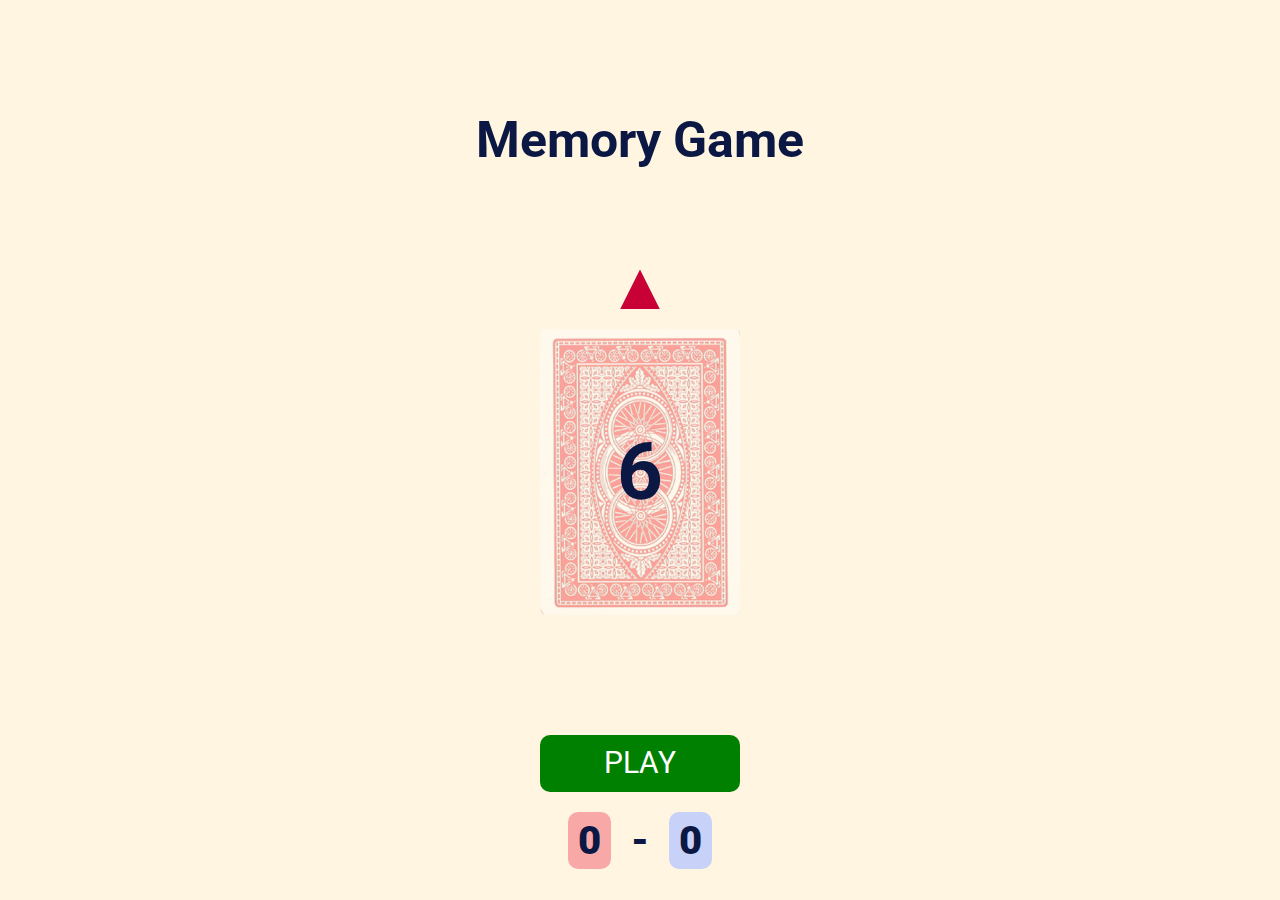
<file: Memory Game/index.html>
<!DOCTYPE html>
<html lang="en">
<head>
    <meta charset="UTF-8">
    <link rel="stylesheet" href="styles.css">
    <meta name="viewport" content="width=device-width, initial-scale=1.0">
    <link rel="icon" type="image/x-icon" href="assets/CardBack.png">
    <link rel="preconnect" href="https://fonts.googleapis.com">
    <link rel="preconnect" href="https://fonts.gstatic.com" crossorigin>
    <link href="https://fonts.googleapis.com/css2?family=Roboto:ital,wght@0,100;0,300;0,400;0,500;0,700;0,900;1,100;1,300;1,400;1,500;1,700;1,900&display=swap" rel="stylesheet">
    <title>Memory Game</title>
</head>
<body>
    <div class="wrapper">
        <div class="title" id="WinnerText">
            
        </div>
        <div class="Beg" id="Beg">
            <div class="title">
                Memory Game
            </div>
            <div class="centremenu">
                <div class="arrow up" onclick="inc()" id="inc"></div>
                <div class="card back" id="maincard">
                    <img src="assets/CardBack.png" class="cardBACK">
                    <div class="count" id="count">6</div>
                </div>
                <div class="arrow down disabled" onclick="dec()" id="dec"></div>
                <div class="play" id="play" onclick="play()">PLAY</div>
            </div>
        </div>
        <div class="scoreHolder hidden" id="SCORE">
            <div id="score1">0</div>
            - 
            <div id="score2">0</div>
        </div>
        <div class="cardGrid hidden" id="GRID">
        </div>
    </div>
    <script src="script.js"></script>
</body>
</html>
</file>
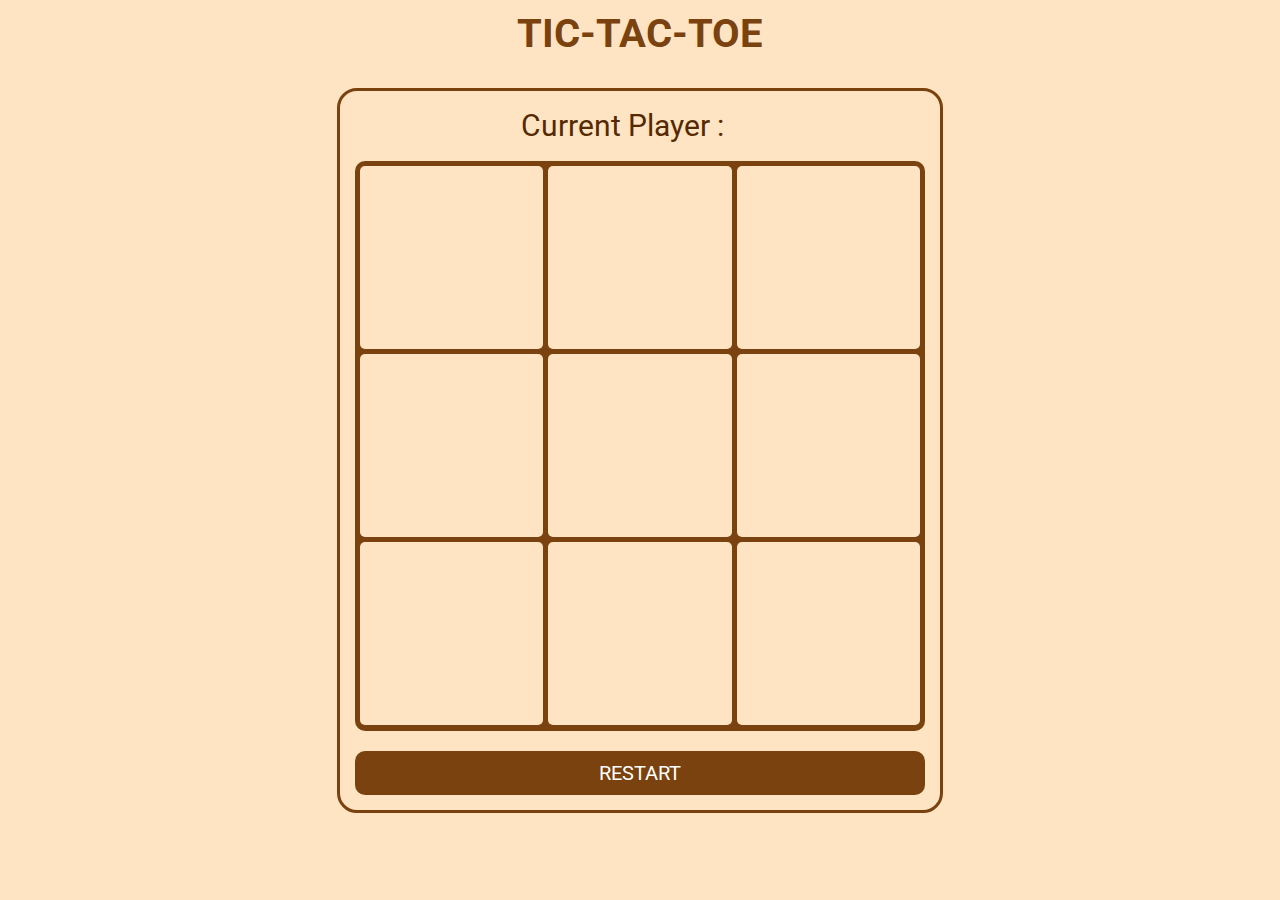
<file: Tic-Tac-Toe/index.html>
<!-- SCRIPT BY : LALITH ADITHYAN SURESH -->
<!-- SCRIPT FOR UNIFIED MENTOR PVT LTD -->
<!-- WEB DEVELOPMENT INTERNSHIP -->
<!-- PROJECT - 1 : TIC-TAC-TOE -->
<!DOCTYPE html>
<html lang="en">
<head>
    <meta charset="UTF-8">
    <link rel="icon" type="image/x-icon" href="assets/icon.png">
    <meta name="viewport" content="width=device-width, initial-scale=1.0">
    <link rel="preconnect" href="https://fonts.googleapis.com">
    <link rel="preconnect" href="https://fonts.gstatic.com" crossorigin>
    <link href="https://fonts.googleapis.com/css2?family=Roboto:ital,wght@0,100;0,300;0,400;0,500;0,700;0,900;1,100;1,300;1,400;1,500;1,700;1,900&display=swap" rel="stylesheet">
    <link rel="stylesheet" href="styles.css">
    <title>Tic-Tac-Toe</title>
</head>
<body> 
    <div class="topic">
        TIC-TAC-TOE
    </div>
    <div class="wrapper">
            <div class="CurrentPlayer" id="CurrentPlayer">
                <div id="MainText">Current Player : </div>
                <div class="CP" id="CP">
                </div>
            </div>  
            <div class="gridbox">
                <div class="square" id="Square1" onclick="SquareClick(1)"></div>
                <div class="square" id="Square2" onclick="SquareClick(2)"></div>
                <div class="square" id="Square3" onclick="SquareClick(3)"></div>
                <div class="square" id="Square4" onclick="SquareClick(4)"></div>
                <div class="square" id="Square5" onclick="SquareClick(5)"></div>
                <div class="square" id="Square6" onclick="SquareClick(6)"></div>
                <div class="square" id="Square7" onclick="SquareClick(7)"></div>
                <div class="square" id="Square8" onclick="SquareClick(8)"></div>
                <div class="square" id="Square9" onclick="SquareClick(9)"></div>
            </div>
            <div class="panel">
                <div class="RestartBtn" onclick="location.reload()" id="RestartBtn">RESTART</div>
            </div>
    </div>
<script src="script.js"></script>
</body>
</html>
</file>
<file: Memory Game/styles.css>
:root{
    --BgColor : rgb(255, 245, 225);
    --MainColor: rgb(12, 24, 68);
    --altColor : rgb(255, 105, 105);
    --SecColor: rgb(200, 0, 54);
    --cardWidth:200px;
}
body{
    background-color: var(--BgColor);
    margin: 0;
    padding: 0;
    width:100vw;
    height:100vh;
    overflow: hidden;
    display: flex;
    align-items: center;
    justify-content: center;
    font-family: "Roboto", sans-serif;
    font-weight: 400;
    font-style: normal;
}
.card{
    width: var(--cardWidth);
    position: relative;
    aspect-ratio:  0.7;
    border-radius: 5px;
    margin: 10px;
    transition: 0.1s;
    /* background-color: var(--MainColor); */
    overflow: hidden;
}
.card:hover{
    transform: rotateY(0deg) scale(1.05);
    filter: drop-shadow(0px 0px 5px rgba(0,0,0,0.3));
}
.card>img{
    width: 166%;
    left: -34%;
    top: -14%;
    height: 130%;
    position: absolute;
    z-index: 10;
}
.arrow{
    width:calc( var(--cardWidth) *0.2);
    aspect-ratio: 1;
    z-index: 10;
    transition: 0.2s;
    background-color: var(--SecColor);
    content:"";
    cursor: pointer;
    display:block;
    clip-path: polygon(50% 0%, 0% 100%, 100% 100%);
}
.arrow.down{
    transform: rotateZ(180deg);
}
.wrapper{
    max-width: 1000px;
}
.reveal{
    opacity: 0;
    scale: 0;
    animation: rev 0.1s 0.1s ease-out forwards;
}
@keyframes rev {
    0%{
        opacity: 0;
        scale: 0;
    }100%{
        opacity: 1;
        scale: 1;
    }
}
.hidden{
    overflow: hidden;
    animation: hide 0.1s ease-in forwards;
}
@keyframes hide {
    0%{
        opacity: 1;
        scale: 1;
    }
   99%{
        scale: 0;
    }
    100%{
        opacity: 0;
        display: none;
    }
}
.Beg{
    width: 100%;
    height:100%;
}
.title{
    color: var(--MainColor);
    font-weight: bold;
    width:100%;
    text-align: center;
    font-size: 50px;
    margin-bottom: 100px;
}
.centremenu{
    width: 100%;
    display: flex;
    flex-direction: column;
    align-items: center;
    justify-content: center;
}
.centremenu>.card{
    margin: 20px;
    display: flex;
    align-items: center;
    justify-content: center;
}
#maincard>img{
    opacity: 0.4;
    z-index: 10;
}
.count{
    width:80%;
    text-align: center;
    font-size: 80px;
    z-index: 100;
    font-weight: bold;
    color: var(--MainColor);
}
.disabled{
    background-color: var(--altColor);
    scale: 0;
}
.play{
    width: var(--cardWidth);
    aspect-ratio: 4.3;
    background-color: green;
    border-radius: 10px;
    margin-top: 60px;
    text-align: center;
    color: white;
    cursor: pointer;
    padding-top: 10px;
    font-size: 30px;
    transition: 0.2s;
}
.play:hover{
    scale: 1.1;
    background-color: rgb(4, 165, 4);
}
.cardGrid{
    display: flex;
    flex-direction: row;
    flex-wrap: wrap;
    justify-content: center;
    align-content: center;
    align-items: center;
}
.scoreHolder{
    width: 100%;
    display: flex;
    flex-direction: row;
    align-items: center;
    justify-content: center;
    flex-wrap: nowrap;
    font-size: 40px;
    font-weight: 900;
    color: var(--MainColor);
}
.scoreHolder>div{
    margin: 20px;
    padding: 5px 10px 5px 10px;
    border-radius: 10px;
}
.scoreHolder>div:nth-child(1){
    background-color: rgb(249, 168, 168);
}
.scoreHolder>div:nth-child(2){
    background-color: rgb(200, 209, 247);
}
</file>
<file: Tic-Tac-Toe/styles.css>
:root{
    --main-color : rgb(122, 66, 14);
    --alt-color : rgb(85, 42, 2);
    --base-color : bisque;
    --InnerGridSpace : 5px;
}

body{
    background-color: var(--base-color);
    display: flex;
    flex-direction: column;
    align-items: center;
    justify-content: center;
    width: 100vw;
    height: 100vh;
    margin: 0;
    padding: 0;
    font-family: "Roboto", sans-serif;
    font-weight: 400;
    font-style: normal;
}
.wrapper{
    margin:10px;
    width:100%;
    max-width: 600px;
    max-height: 800px;
    border: 3px solid var(--main-color);
    border-radius: 20px;
    display: flex;
    align-items: center;
    flex-direction: column;
}
.topic{
    position: absolute;
    top:10px;
    color: var(--main-color);
    font-weight: 700;
    font-size: 40px;
}
.CurrentPlayer{
    display: flex;
    flex-direction: row;
    height: 30px;
    align-items: center;
    justify-content: center;
    width: 100%;
    flex-wrap: nowrap;
    font-size: 30px;
    color: var(--alt-color);
    margin-top: 20px;
    
}
.gridbox{
    display: grid;
    width: calc(100% - 40px);
    grid-template-columns: repeat(3, 1fr);
    grid-template-rows: repeat(3, 1fr);
    grid-column-gap: var(--InnerGridSpace);
    grid-row-gap: var(--InnerGridSpace);
    border-radius: calc(var(--InnerGridSpace) * 2);
    margin:20px;
    aspect-ratio: 1;
    background-color: var(--main-color);
    padding:var(--InnerGridSpace);
}
.square{
    background-color: var(--base-color);
    border-radius: var(--InnerGridSpace);
    cursor: pointer;
    --squarebgcolor : bisque;
}
.X{
    position: relative;
    aspect-ratio: 1;
    content:"";
    width:100%;
    display: flex;
    align-items: center;
    justify-content: center;
    opacity: 0;
    border-radius: var(--InnerGridSpace);
    animation: Reveal 0.5s forwards;
}
.X:before,.X:after{
    content:'';
    position:absolute;
    width:70%;
    height:10%;
    background-color:rgb(255, 41, 41);
    border-radius:5px;
}
.X:before{
    -webkit-transform:rotate(45deg);
    -moz-transform:rotate(45deg);
    transform:rotate(45deg);
    left:15%;
}
.X:after{
    -webkit-transform:rotate(-45deg);
    -moz-transform:rotate(-45deg);
    transform:rotate(-45deg);
    right:15%;
}
.O{
    position: relative;
    aspect-ratio: 1;
    content:"";
    width:100%;
    display: flex;
    align-items: center;
    justify-content: center;
    border-radius: var(--InnerGridSpace);
    animation: Reveal 0.5s forwards;

}
.O:before,.O:after{
    content:'';
    position:absolute;
    width:70%;
    aspect-ratio: 1;
    background-color:rgb(0, 72, 255);
    border-radius:50%;
}
.O:after{
    width:50%;
    background-color: var(--squarebgcolor);
}
.CP{
    height: 100%;
    --squarebgcolor : bisque;
    aspect-ratio: 1;
    margin-left: 5px;
    transform: scale(1.5);
}
.panel{
    width:100%;
}
.RestartBtn{
    width:calc(100% - 50px);
    text-align: center;
    margin: 15px;
    margin-top: 0px;
    padding: 10px;
    background-color: var(--main-color);
    color: white;
    border-radius: 10px;
    font-size: 20px;
    cursor: pointer;
}
.RestartBtn:hover{
    background-color: var(--alt-color);
}
.win{
    background-color: gold;
    --squarebgcolor : gold;
    animation: winanim 0.6s ease-in-out forwards;

}
.RestartBtnAnim{
    animation: pulse 2s ease-in-out infinite;
}
@keyframes Reveal {
    0%{
        opacity: 0;
    }100%{
        opacity: 1;
    }
}
@keyframes winanim {
    0%{
        transform: scale(1);
        filter: brightness(1);
    }
    30%{
        transform: scale(1.2);
    }
    60%{
        filter: brightness(1.2);
    }
    100%{
        filter: brightness(1);
        transform: scale(1);
    }
}
@keyframes pulse {
    0%{
        transform: scale(1);
    }
    50%{
        transform: scale(1.05);
    }
    100%{
        transform: scale(1);
    }
}
</file>
